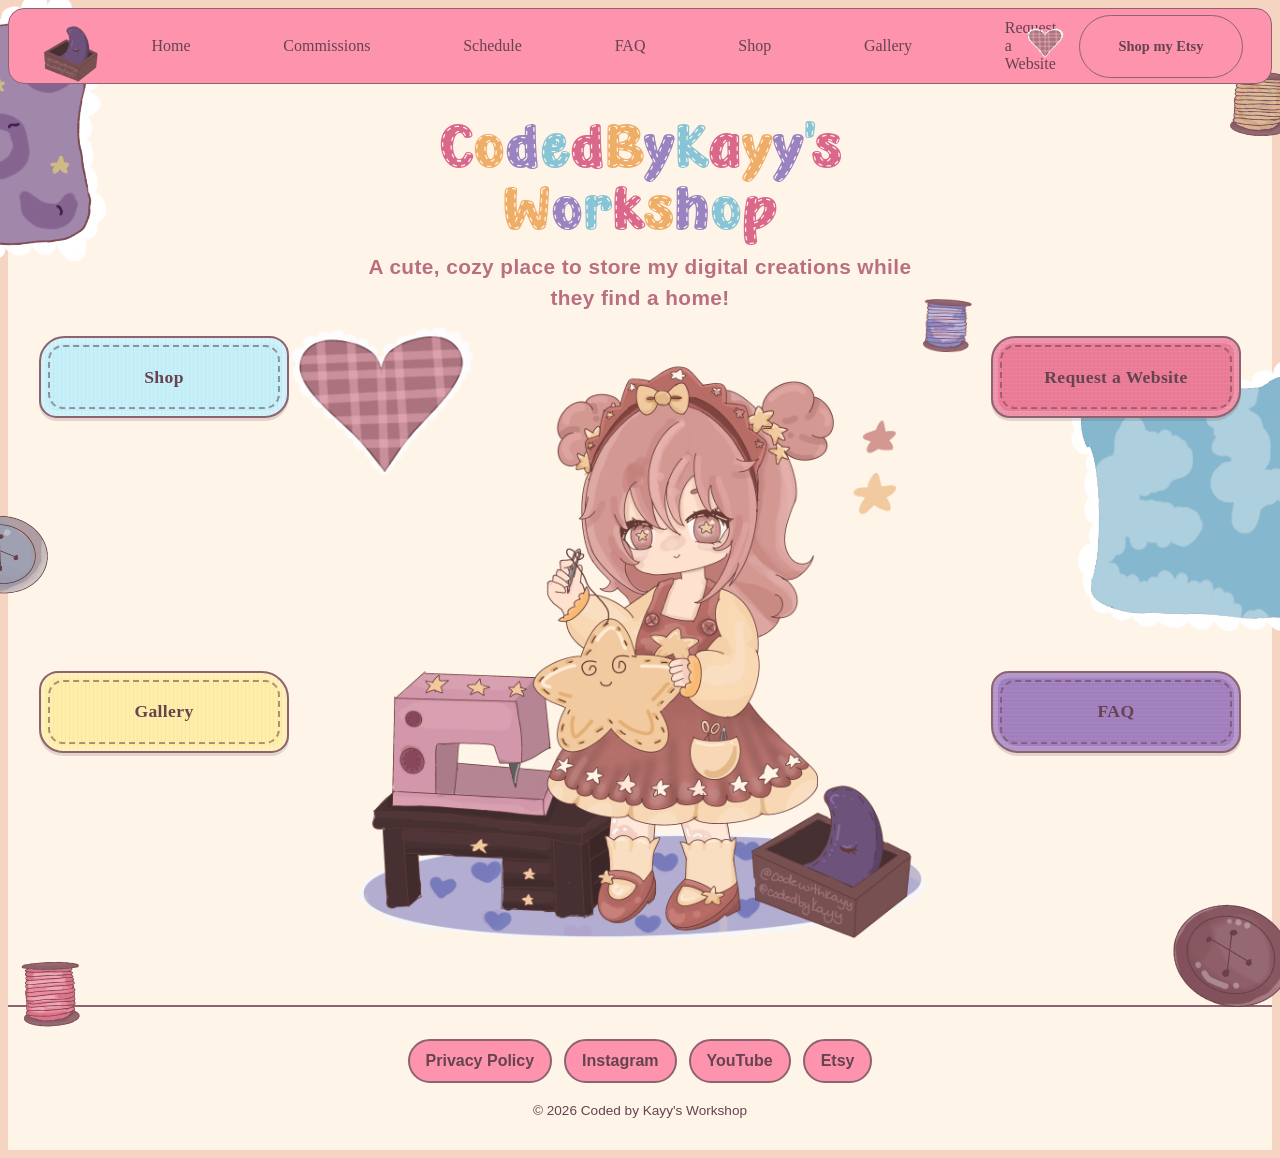
<file: index.html>
<!DOCTYPE html>
<html>
<head>
  <meta charset="UTF-8">
  <meta http-equiv="refresh" content="0; url=sites/codedbykayys-workshop/">
  <title>Coded by Kayy</title>
</head>
<body>
  <p>Redirecting...</p>
</body>
</html>
</file>
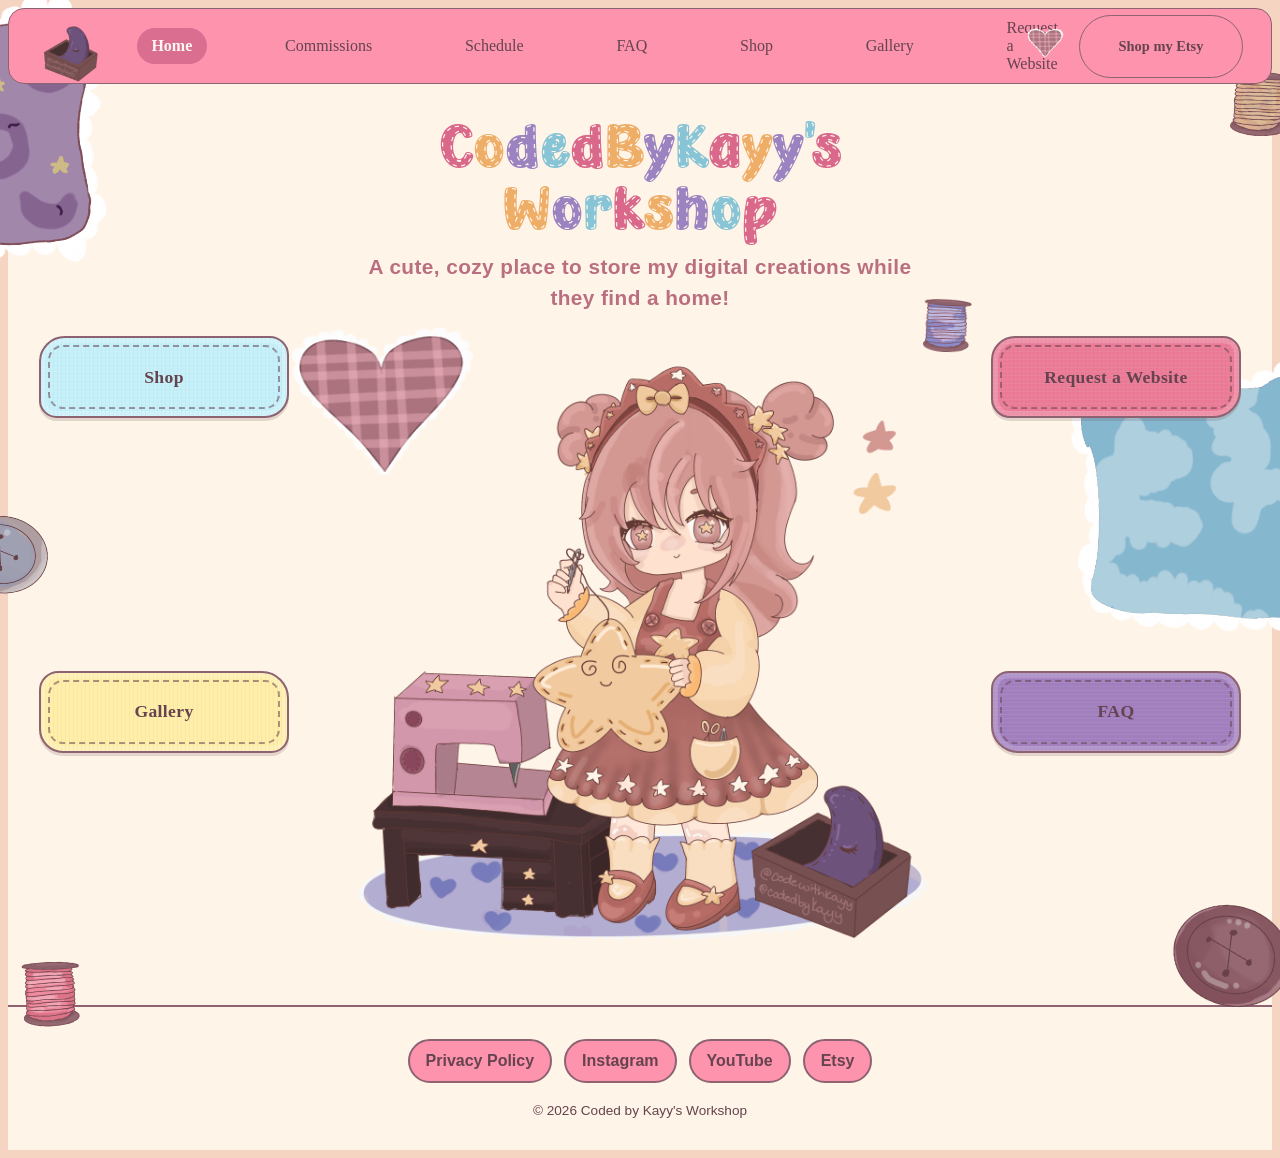
<file: sites/codedbykayys-workshop/index.html>
<!DOCTYPE html>
<html lang="en">
<head>
    <meta charset="UTF-8">
    <meta name="viewport" content="width=device-width, initial-scale=1.0">
    <title>CodedbyKayy's Workshop</title>
    <link rel="stylesheet" href="../../shared/css/button.css">
    <link rel="stylesheet" href="../../shared/components/navigation/navigation.css">
    <link rel="stylesheet" href="../../shared/components/hero/hero.css">
    <link rel="stylesheet" href="css/layout.css">
    <link rel="stylesheet" href="css/theme.css">
    <link rel="stylesheet" href="../../shared/components/footer/footer.css">
    <link rel="stylesheet" href="css/component-overrides.css">
</head>
<body>
    <main id="site"></main>
    <script src="../../shared/components/navigation/navigation.js"></script>
    <script src="data/navigation.js"></script>
    <script src="../../shared/components/hero/hero.js"></script>
    <script src="data/hero.js"></script>
    <script src="data/homepage-links.js"></script>
    <script src="data/homepage-decor.js"></script>
    <script src="../../shared/components/footer/footer.js"></script>
    <script src="./data/footer.js"></script>
    <script src="js/site.js"></script>
</body>
</html>
</file>
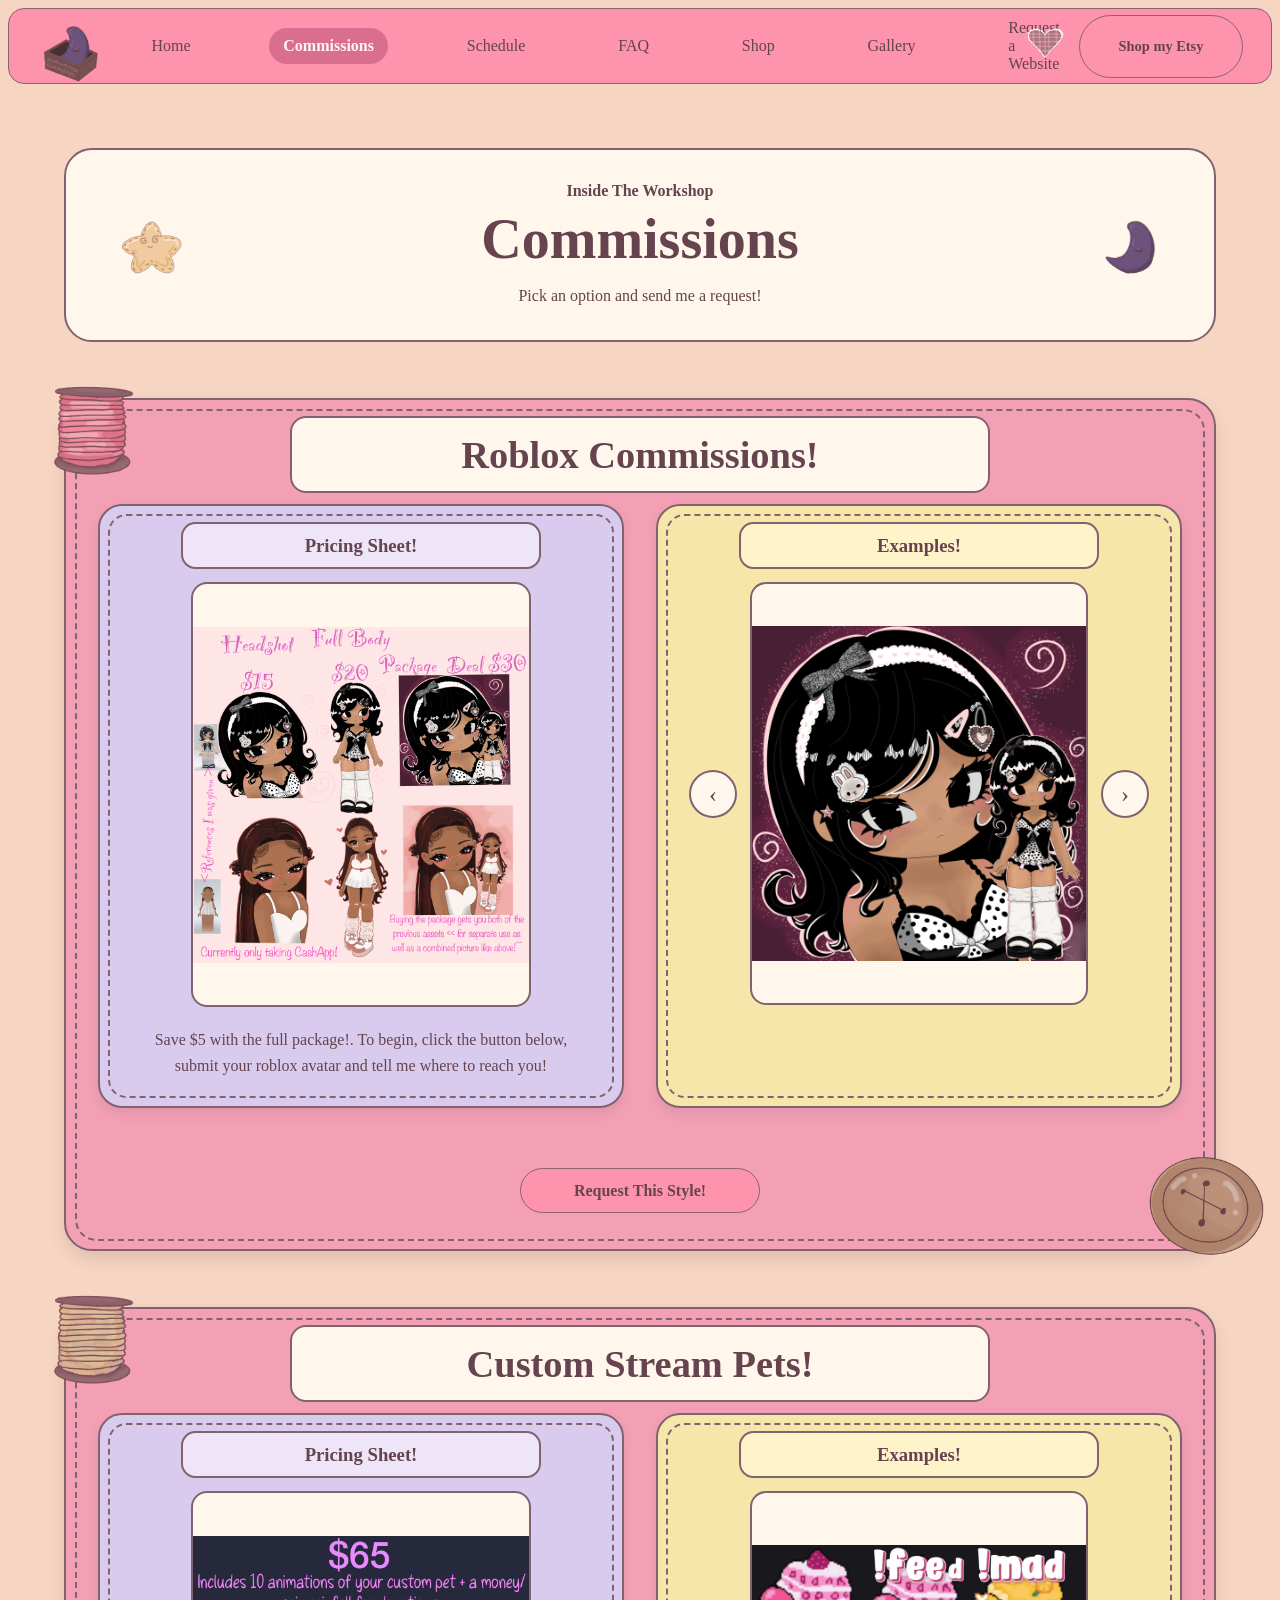
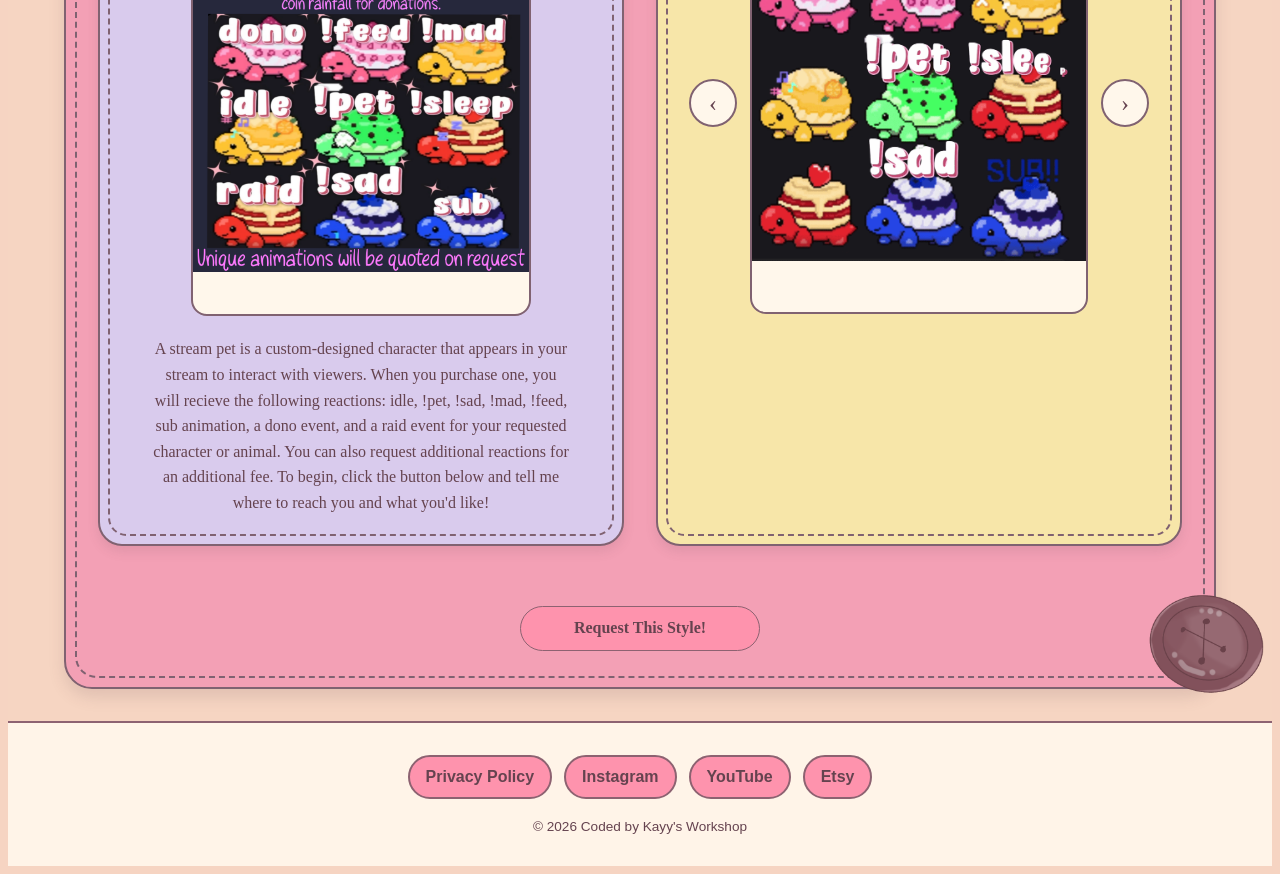
<file: sites/codedbykayys-workshop/pages/commissions/index.html>
<!DOCTYPE html>
<html lang="en">
<head>
    <meta charset="UTF-8">
    <meta
        name="viewport"
        content="width=device-width, initial-scale=1.0"
    >
    <title>Commissions | The Workshop</title>
    <link rel="stylesheet" href="../../../../shared/components/navigation/navigation.css">
    <link rel="stylesheet" href="../../../../shared/css/button.css">
    <link rel="stylesheet" href="../../../../shared/components/commissions/variants/commissions-v1/commissions.css">
    <link rel="stylesheet" href="../../../../shared/components/form/form.css">
    <link rel="stylesheet" href="../../css/theme.css">
    <link rel="stylesheet" href="../../css/component-overrides.css">
    <link rel="stylesheet" href="../../../../shared/components/footer/footer.css">
    <link rel="stylesheet" href="commissions-page.css">
</head>
<body>
    <main id="site"></main>
    <script src="../../../../shared/components/navigation/navigation.js"></script>
    <script src="../../data/navigation.js"></script>
    <script src="../../../../shared/components/commissions/variants/commissions-v1/commissions.js"></script>
    <script src="../../data/commissions.js"></script>
    <script src="../../../../shared/components/form/form.js"></script>
    <script src="../../data/requestform.js"></script>
    <script src="../../js/config.js"></script>
    <script src="../../../../shared/components/footer/footer.js"></script>
    <script src="../../data/footer.js"></script>
    <script src="commissions-page.js"></script>
</body>
</html>
</file>
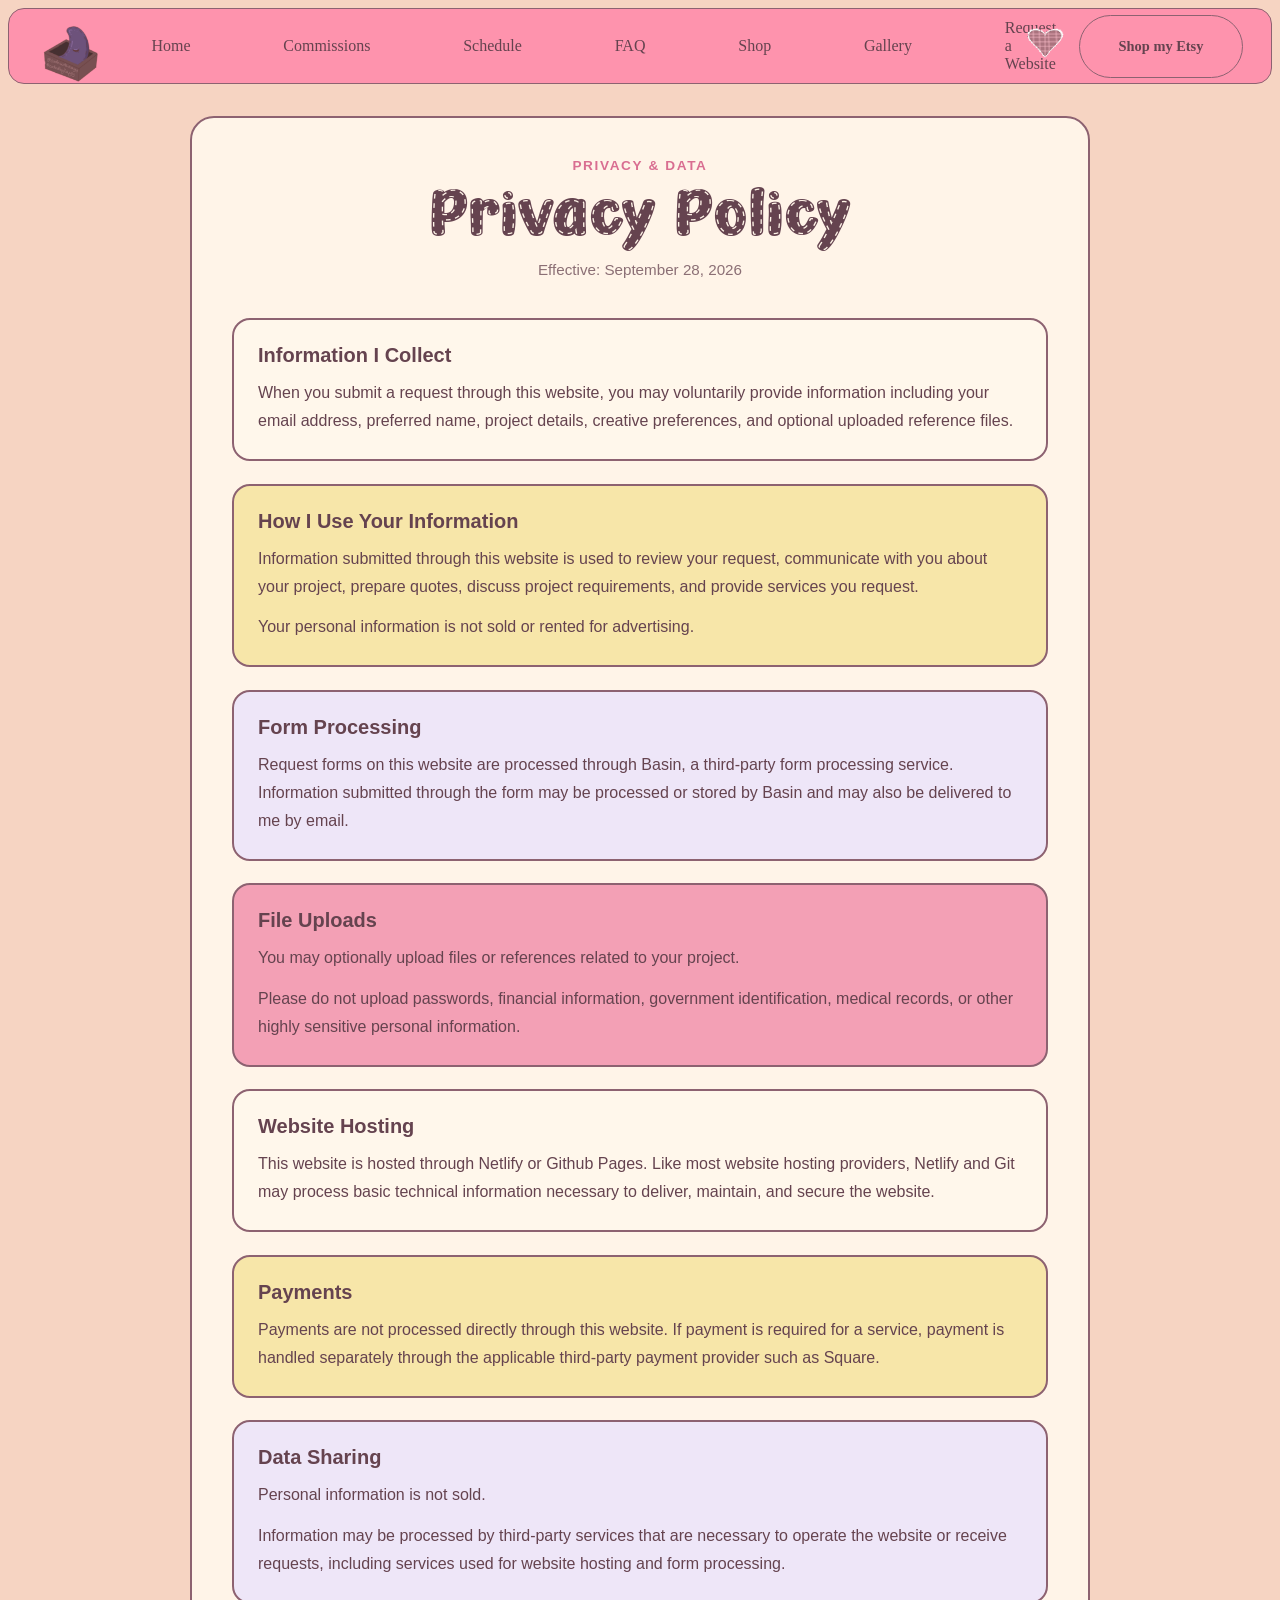
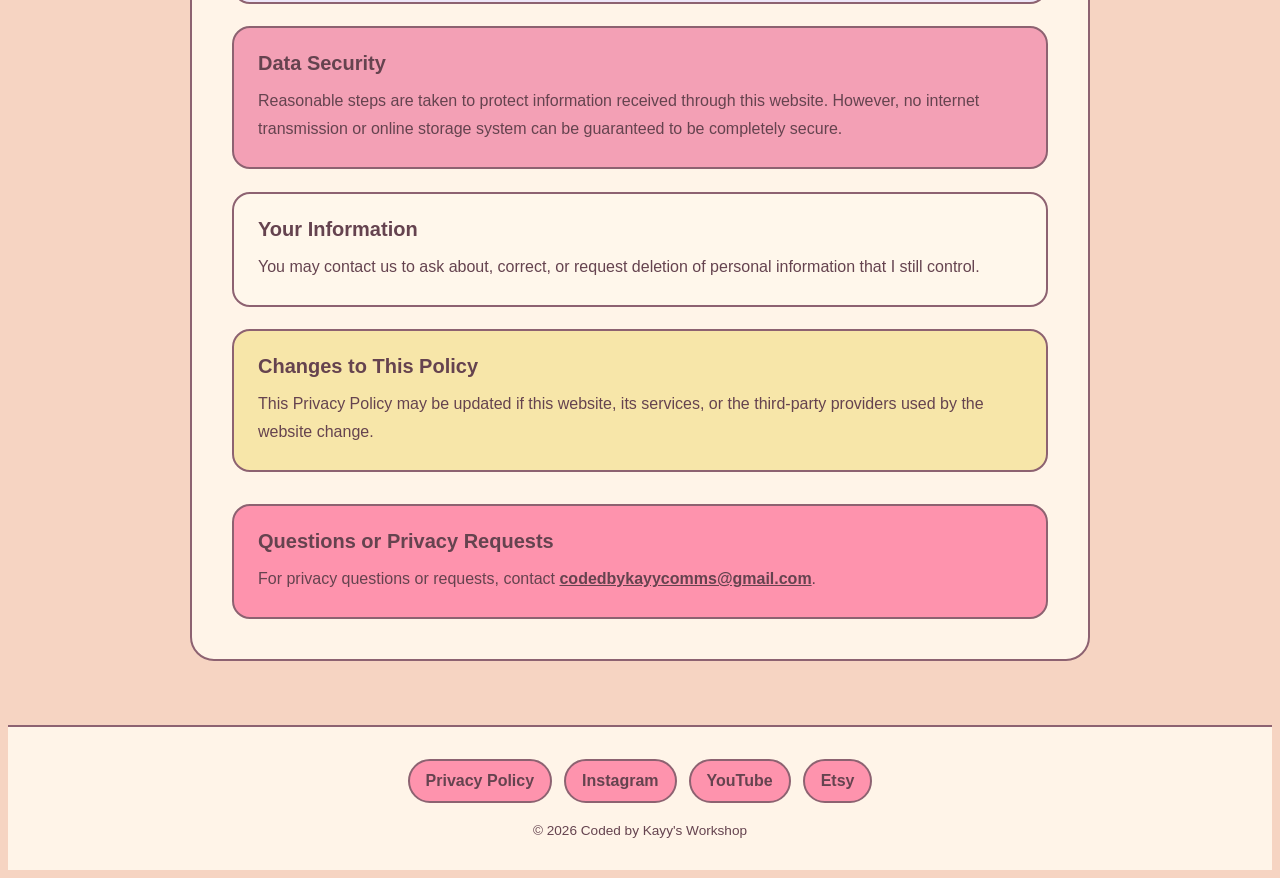
<file: sites/codedbykayys-workshop/pages/privacy/index.html>
<!DOCTYPE html>
<html lang="en">
<head>
    <meta charset="UTF-8">
    <meta name="viewport" content="width=device-width, initial-scale=1.0">

    <title>Privacy Policy | Coded by Kayy's Workshop</title>

    <link rel="stylesheet" href="../../../../shared/components/navigation/navigation.css">
    <link rel="stylesheet" href="../../../../shared/css/button.css">

    <link rel="stylesheet" href="../../css/theme.css">
    <link rel="stylesheet" href="../../css/component-overrides.css">

    <link rel="stylesheet" href="../../../../shared/components/privacy/privacy.css">
    <link rel="stylesheet" href="../../../../shared/components/footer/footer.css">
    <link rel="stylesheet" href="privacy.css">
</head>

<body>

    <main id="site"></main>

    <script src="../../../../shared/components/navigation/navigation.js"></script>
    <script src="../../data/navigation.js"></script>

    <script src="../../../../shared/components/privacy/privacy.js"></script>
    <script src="../../data/privacy.js"></script>
    <script src="../../../../shared/components/footer/footer.js"></script>
    <script src="../../data/footer.js"></script>
    <script src="privacy.js"></script>

</body>
</html>
</file>
<file: shared/css/button.css>
.button{
    display: inline-flex;
    align-items: center;
    justify-content: center;
    padding: 0.5rem 1rem;
    border: 1px solid;
    border-radius: 999px;
    text-decoration: none;
    color: inherit;
    font:inherit;
    cursor: pointer;
    transition: 0.2s ease;
    background: var(--button-background, transparent);
    color: var(--button-text);
    border-color: var(--border-color);
    min-height: 45px;
    min-width: 130px;
    font-weight: 600;
    user-select: none;
}
.navigation__action{
    min-height: 0;
    min-width: 0;
    padding: 0.35rem 0.75rem;
    font-size: 0.9rem;
    line-height: 1rem;
}
.button{
    background:var(--button-background);
    color:var(--button-text);
    border-color:var(--border-color);
}

.button:hover{
    background:var(--button-hover);
}
</file>
<file: shared/components/navigation/navigation.css>
.navigation{
    display:grid;
    grid-template-columns:auto 1fr auto;
    align-items:center;
    gap:2rem;
    padding: 0rem 1rem;
    border:1px solid;
    border-radius:1rem;
}
.navigation__logo{
    margin:0;
    display:flex;
    align-items:center;
    font-size: 2rem;
    font-weight: 700;
}
.navigation__pages{
    display:flex;
    justify-content:center;
    align-items: center;
    gap:4rem;
    width: 100%;
}
.navigation__link{
    padding:0.55rem 0.9rem;
    text-decoration:none;
    color:inherit;
}
.navigation__action{
    display:flex;
    justify-content:flex-end;
    align-items: center;
}
.navigation__link--active{
    background:var(
        --navigation-active-background,
        var(--button-background)
    );
    color:var(
        --navigation-active-text,
        var(--button-text)
    );
    border-radius:999px;
    font-weight:700;
}
.navigation__logo{
    display:flex;
    align-items:center;
    gap:0.5rem;
    text-decoration:none;
}
.navigation__logo-image{
    width:3rem;
    height:3rem;
    object-fit:contain;
    flex-shrink:0;
}
@media (max-width: 700px) {
    .navigation {
        display: flex;
        width: 100%;
        max-width: 100%;
        padding: 0.75rem;
        gap: 0.5rem;
        overflow-x: auto;
        justify-content: flex-start;
        align-items: center;
        box-sizing: border-box;
    }
    .navigation__logo {
        flex-shrink: 0;
    }
    .navigation__logo-image {
        width: 2.25rem;
        height: 2.25rem;
    }
    .navigation__pages {
        display: flex;
        flex-wrap: nowrap;
        width: max-content;
        gap: 0.5rem;
        flex-shrink: 0;
    }
    .navigation__link {
        flex-shrink: 0;
        white-space: nowrap;
        padding: 0.6rem 0.8rem;
    }
    .navigation__action {
        flex-shrink: 0;
    }
}
</file>
<file: shared/components/hero/hero.css>
.hero {
    padding: 2rem;
    border: 1px solid;
    border-radius: 1rem;
    gap: 2rem;
    box-sizing: border-box;
    min-width: 0;
}
.hero__content {
    display: flex;
    flex-direction: column;
    justify-content: center;
    gap: 1rem;
}
.hero__image-area {
    position: relative;
    min-width: 0;
}
.hero__title {
    margin: 0;
}
.hero__description {
    margin: 0;
    line-height: 1.6;
}
.hero--split {
    display: grid;
    grid-template-columns: 1fr 1fr;
    min-height: 220px;
    align-items: center;
}
.hero--split .hero__content {
    align-self: stretch;
    padding: 2rem;
}
.hero--split .hero__image-area {
    overflow: hidden;
}
.hero--split .hero__image {
    position: absolute;
    left: 50%;
    top: 10%;
    width: 420px;
    height: auto;
    max-width: none;
    max-height: none;
    transform: translateX(-50%);
    object-fit: contain;
    display: block;
}
.hero--stacked {
    min-height: calc(100vh - 120px);
    display: flex;
    flex-direction: column;
    align-items: center;
    justify-content: center;
    text-align: center;
    overflow: hidden;
}
.hero--stacked .herocontent {
    width: 100%;
    align-items: center;
    padding: 0;
}
.hero--stacked .hero__description {
    max-width: 50rem;
}
.hero--stacked .heroimage-area {
    width: 100%;
    display: flex;
    justify-content: center;
    align-items: center;
    min-height: 0;
    overflow: hidden;
}
.hero--stacked .hero__image {
    position: static;
    display: block;
    width: auto;
    height: auto;
    max-width: 80vw;
    max-height: 65vh;
    margin: 0 auto;
    transform: none;
    object-fit: contain;
}
@media (max-width: 700px) {
    .hero {
        padding: 1rem;
        gap: 1rem;
    }
    .hero__content {
        width: 100%;
        min-width: 0;
        box-sizing: border-box;
    }
}
@media (max-width: 700px) {
    .hero--split {
        grid-template-columns: 1fr;
    }

    .hero--split .hero__content {
        padding: 1rem;
    }

    .hero--split .hero__image-area {
        width: 100%;
        min-height: 300px;
        overflow: hidden;
    }

    .hero--split .hero__image {
        position: static;
        display: block;

        width: auto;
        height: auto;
        max-width: 100%;
        max-height: 300px;

        margin: auto;
        transform: none;
        object-fit: contain;
    }
}
@media (max-width: 700px) {
    .hero--stacked {
        min-height: auto;
        padding: 1rem;
    }
    .hero--stacked .hero__image {
        max-width: 95vw;
        max-height: 55vh;
    }
}
</file>
<file: sites/codedbykayys-workshop/css/layout.css>
.homepage-feature-area {
    display: grid;
    grid-template-columns:
        minmax(180px, 0.8fr)
        minmax(420px, 1.6fr)
        minmax(180px, 0.8fr);
    align-items: stretch;
    gap: 0.5rem;
    min-width: 0;
    max-width: 1400px;
    width: 100%;
    margin: 0 auto;
    position: relative;
    overflow: visible;
}
.homepage-feature-side {
    display: flex;
    flex-direction: column;
    justify-content: space-evenly;
    align-items: center;
    min-width: 0;
    position: relative;
    z-index: 2;
}
.homepage-feature-link {
    width: min(100%, 250px);
    min-height: 92px;
    box-sizing: border-box;
    display: flex;
    align-items: center;
    justify-content: center;
    padding: 1.1rem 1.6rem;
    text-align: center;
    font-size: 1.1rem;
    position: relative;
    z-index: 3;
}
.homepage-feature-area > .hero {
    position: relative;
    z-index: 2;
}
.navigation {
    position: relative;
    z-index: 10;
}
.homepage-decor {
    position: absolute;
    inset: 0;
    pointer-events: none;
    overflow: visible;
    z-index: 1;
}
.homepage-decor__item {
    position: absolute;
    display: block;
    object-fit: contain;
    pointer-events: none;
}
.homepage-decor__item--moon-fabric {
    width: clamp(270px, 24vw, 400px);
    left: -15%;
    top: -12%;
    transform: rotate(-2deg);
    z-index: 1;
}
.homepage-decor__item--heart-fabric {
    width: clamp(220px, 19vw, 320px);
    left: 20%;
    top: 23%;
    transform: rotate(-2deg);
    z-index: 1;
}
.homepage-decor__item--blue-button {
    width: clamp(115px, 10vw, 170px);
    left: -5%;
    top: 45%;
    transform: rotate(-5deg);
    z-index: 1;
}
.homepage-decor__item--pink-spool {
    width: clamp(125px, 11vw, 185px);
    left: -2%;
    bottom: -4%;
    transform: rotate(-3deg);
    z-index: 1;
}
.homepage-decor__item--blue-spool {
    width: clamp(105px, 9vw, 155px);
    left: 70%;
    top: 18%;
    transform: rotate(2deg);
    z-index: 1;
}
.homepage-decor__item--yellow-spool {
    width: clamp(125px, 11vw, 190px);
    right: -5%;
    top: -8%;
    transform: rotate(3deg);
    z-index: 1;
}
.homepage-decor__item--yellow-button {
    width: clamp(120px, 10vw, 170px);
    right: -15%;
    top: 12%;
    transform: rotate(3deg);
    z-index: 1;
}
.homepage-decor__item--cloud-fabric {
    width: clamp(290px, 25vw, 430px);
    right: -8%;
    top: 27%;
    transform: rotate(2deg);
    z-index: 1;
}
.homepage-decor__item--pink-button {
    width: clamp(145px, 13vw, 210px);
    right: -4%;
    bottom: -5%;
    transform: rotate(4deg);
    z-index: 1;
}
.hero-title-line {
    display: block;
    white-space: nowrap;
}

@media (max-width: 700px) {
    .homepage-feature-area {
        grid-template-columns: 1fr;
        gap: 0.75rem;
        overflow: hidden;
    }
    .hero--stacked .hero__title {
        width: 100%;
        max-width: 100%;
        margin-inline: auto;
        padding-inline: 0.75rem;
        box-sizing: border-box;
        font-size: clamp(2rem, 10vw, 3rem);
        line-height: 1.05;
        text-align: center;
    }
    .hero--stacked .hero__title-word {
        display: inline-block;
        white-space: nowrap;
    }
    .hero--stacked .hero__title-letter {
        display: inline-block;
    }
    .homepage-feature-side {
        display: grid;
        grid-template-columns: repeat(2, minmax(0, 1fr));
        gap: 0.75rem;
        width: 100%;
    }
    .homepage-feature-area > .hero {
        order: 1;
    }
    .homepage-feature-left {
        order: 2;
    }
    .homepage-feature-right {
        order: 3;
    }
    .homepage-feature-link {
        width: 100%;
        min-height: 64px;
        padding: 0.8rem 1rem;
        font-size: 1rem;
    }
    .homepage-decor__item--moon-fabric,
    .homepage-decor__item--heart-fabric,
    .homepage-decor__item--cloud-fabric {
        width: 135px;
        opacity: 0.55;
    }
    .homepage-decor__item--blue-spool,
    .homepage-decor__item--yellow-spool,
    .homepage-decor__item--pink-spool {
        width: 65px;
        opacity: 0.7;
    }
    .homepage-decor__item--blue-button,
    .homepage-decor__item--yellow-button,
    .homepage-decor__item--pink-button {
        width: 55px;
        opacity: 0.7;
    }
}
</file>
<file: sites/codedbykayys-workshop/css/theme.css>
html,
body {
  cursor: url("../assets/cursor10.png") 0 0, auto;
}

a,
button,
input,
select,
textarea,
[role="button"],
[onclick] {
  cursor: url("../assets/cursor10-hover.png") 0 0, pointer !important;
}
@font-face {
    font-family: "Stitch Party";
    src: url("../assets/StitchParty.ttf") format("truetype");
    font-weight: normal;
    font-style: normal;
}
:root {
    --page-background: #F6D4C2;
    --section-background: #FFF4E8;
    --navigation-background: #FE93AD;
    --navigation-active-background: #D96E91;
    --navigation-active-text: #FFF7F2;
    --button-background: #FE93AD;
    --button-text: #65434F;
    --button-hover: #ED829F;
    --text-color: #65434F;
    --border-color: #A66F7D;
    --workshop-shop: #C5F0FA;
    --workshop-gallery: #FFEEA8;
    --workshop-request: #EB7B97;
    --workshop-faq: #A280BF;
}
.hero {
    border-color: transparent;
}
.hero--stacked .hero__title {
    font-family: "Stitch Party", sans-serif;
    font-size: 3.7rem;
    font-weight: normal;
    line-height: 1.05;
    text-align: center;
}
.hero--stacked .hero__description {
    font-family: "Trebuchet MS", "Arial Rounded MT Bold", sans-serif;
    font-size: 1.3rem;
    font-weight: 600;
    line-height: 1.5;
    color: #B96F7F;
    max-width: 42rem;
    margin: 0 auto;
    text-align: center;
    letter-spacing: 0.02em;
}
.hero--stacked .hero__content {
    gap: 0.6rem;
}
body {
    background: var(--page-background);
    color: var(--text-color);
}
.homepage-feature-area {
    background: var(--section-background);
}
.navigation {
    background: var(--navigation-background);
    border-color: var(--border-color);
}
.homepage-feature-left .homepage-feature-link:nth-child(1) {
    --button-background: var(--workshop-shop);
}
.homepage-feature-left .homepage-feature-link:nth-child(2) {
    --button-background: var(--workshop-gallery);
}
.homepage-feature-right .homepage-feature-link:nth-child(1) {
    --button-background: var(--workshop-request);
}
.homepage-feature-right .homepage-feature-link:nth-child(2) {
    --button-background: var(--workshop-faq);
}
.hero__title-letter--0 {
    color: #D9688B;
}
.hero__title-letter--1 {
    color: #EFAE68;
}
.hero__title-letter--2 {
    color: #9B82C0;
}
.hero__title-letter--3 {
    color: #87C4D5;
}
:root {
    --faq-question-background: #f3a0b5;
    --faq-question-text: #ffff;
    --faq-answer-background: #9B82C0;
    --faq-answer-text: #ffff;
    --border-color: #8d6271;
}
:root {
    --gallery-v2-page-background: #f6d5c2;
    --gallery-v2-intro-background: #fff7eb;
    --gallery-v2-intro-text: #65434f;
    --gallery-v2-section-background: #f6d5c2;
    --gallery-v2-section-heading-background: #f7a0b8;
    --gallery-v2-section-heading-text: #65434f;
    --gallery-v2-frame-background: #f3a0b5;
    --gallery-v2-frame-inner-background: #fff7eb;
    --gallery-v2-frame-border: #806271;
    --gallery-v2-stitch-color: #806271;
    --gallery-v2-caption-text: #65434f;
}
:root {
    --shop-v1-page-background: #f6d5c2;
    --shop-v1-intro-background: #fff7eb;
    --shop-v1-intro-text: #65434f;
    --shop-v1-frame-background: #f3a0b5;
    --shop-v1-frame-inner-background: #fff7eb;
    --shop-v1-frame-border: #806271;
    --shop-v1-stitch-color: #806271;
    --shop-v1-info-text: #65434f;

    --commissions-v1-page-background: var(--gallery-v2-page-background);
    --commissions-v1-intro-background: var(--gallery-v2-intro-background);
    --commissions-v1-intro-text: var(--gallery-v2-intro-text);
    --commissions-v1-section-background: var(--gallery-v2-frame-background);
    --commissions-v1-frame-inner-background: var(--gallery-v2-frame-inner-background);
    --commissions-v1-frame-border: var(--gallery-v2-frame-border);
    --commissions-v1-stitch-color: var(--gallery-v2-stitch-color);
    --commissions-v1-title-background: var(--gallery-v2-section-heading-background);
    --commissions-v1-title-text: var(--gallery-v2-section-heading-text);
    --commissions-v1-pricing-background: #d9cbed;
    --commissions-v1-pricing-title-background: #eee6f8;
    --commissions-v1-examples-background: #f7e6a9;
    --commissions-v1-examples-title-background: #fff4c9;
    --commissions-v1-subtitle-text: var(--gallery-v2-caption-text);
    --commissions-v1-text: var(--gallery-v2-caption-text);
    --commissions-v1-arrow-background: var(--gallery-v2-frame-inner-background);
    --commissions-v1-arrow-text: var(--gallery-v2-caption-text);
}
@media (max-width: 700px) {
    .hero--stacked .hero__title {
        font-size: 2.5rem;
    }
}
@media (max-width: 700px) {
    .hero--stacked .hero__description {
        font-size: 1rem;
        max-width: 90%;
    }
}
@media (max-width: 700px) {
    .homepage-decor__item {
        transform: scale(0.65);
    }
    .homepage-decor__item--top-left,
    .homepage-decor__item--top-right,
    .homepage-decor__item--bottom-left {
        display: none;
    }
    .navigation__logo-image {
        width: 2.75rem;
        height: 2.75rem;
    }
    .navigation__action::before {
        width: 2rem;
        height: 2rem;
    }
}
</file>
<file: shared/components/footer/footer.css>
.footer {
    width: 100%;
}

.footer__inner {
    width: min(1200px, 94%);
    margin: 0 auto;
    padding: 2rem 1rem;

    display: flex;
    flex-direction: column;
    align-items: center;
    gap: 1.25rem;
}

.footer__buttons {
    display: flex;
    justify-content: center;
    align-items: center;
    flex-wrap: wrap;
    gap: 0.75rem;
}

.footer__button {
    display: inline-flex;
    align-items: center;
    justify-content: center;

    padding: 0.7rem 1rem;

    text-decoration: none;
    text-align: center;

    border-radius: 999px;

    transition:
        transform 0.2s ease,
        opacity 0.2s ease;
}

.footer__button:hover {
    transform: translateY(-2px);
}

.footer__button:active {
    transform: translateY(0);
}

.footer__copyright {
    margin: 0;
    text-align: center;
    font-size: 0.85rem;
}

@media (max-width: 700px) {
    .footer__inner {
        padding: 1.5rem 1rem;
    }

    .footer__buttons {
        gap: 0.55rem;
    }

    .footer__button {
        padding: 0.65rem 0.9rem;
        font-size: 0.9rem;
    }
}
</file>
<file: sites/codedbykayys-workshop/css/component-overrides.css>
.homepage-feature-link {
    position: relative;
    min-height: 82px;
    padding: 1rem 1.4rem;
    border: 2px solid var(--border-color);
    border-radius: 1.4rem;
    font-weight: 700;
    letter-spacing: 0.02em;
    box-shadow:
        0 3px 0 rgba(101, 67, 79, 0.18),
        inset 0 0 0 5px rgba(255, 255, 255, 0.18);
    overflow: hidden;
}
.homepage-feature-link::before {
    content: "";
    position: absolute;
    inset: 7px;
    border: 2px dashed rgba(101, 67, 79, 0.55);
    border-radius: 0.95rem;
    pointer-events: none;
}
.homepage-feature-link::after {
    content: "";
    position: absolute;
    inset: 0;
    background:
        repeating-linear-gradient(
            0deg,
            rgba(255, 255, 255, 0.06) 0px,
            rgba(255, 255, 255, 0.06) 1px,
            transparent 1px,
            transparent 4px
        ),
        repeating-linear-gradient(
            90deg,
            rgba(90, 60, 70, 0.04) 0px,
            rgba(90, 60, 70, 0.04) 1px,
            transparent 1px,
            transparent 4px
        );
    pointer-events: none;
}
.homepage-feature-left .homepage-feature-link:nth-child(1) {
    border-radius: 1.6rem 1.2rem 1.5rem 1.1rem;
}
.homepage-feature-left .homepage-feature-link:nth-child(2) {
    border-radius: 1.2rem 1.7rem 1.1rem 1.5rem;
}
.homepage-feature-right .homepage-feature-link:nth-child(1) {
    border-radius: 1.5rem 1.1rem 1.7rem 1.2rem;
}
.homepage-feature-right .homepage-feature-link:nth-child(2) {
    border-radius: 1.1rem 1.5rem 1.2rem 1.7rem;
}
.homepage-feature-link:hover {
    transform: translateY(-2px);
    box-shadow:
        0 5px 0 rgba(101, 67, 79, 0.18),
        inset 0 0 0 5px rgba(255, 255, 255, 0.2);
}
.homepage-feature-link {
    isolation: isolate;
}
.homepage-feature-link::before,
.homepage-feature-link::after {
    z-index: -1;
}
.navigation__logo-image {
    width: 4.5rem;
    height: 4.5rem;
    object-fit: contain;
}
.navigation__action {
    display: flex;
    align-items: center;
    gap: 0.6rem;
}
.navigation__action::before {
    content: "";
    display: block;

    width: 3rem;
    height: 3rem;

    background-image: url("../assets/heartfabric.png");
    background-size: contain;
    background-repeat: no-repeat;
    background-position: center;

    flex-shrink: 0;
}
.footer {
    background: var(--section-background);
    color: var(--text-color);
    border-top: 2px solid var(--border-color);
}

.footer__button {
    background: var(--navigation-background);
    color: var(--text-color);

    border: 2px solid var(--border-color);

    font-family: "Trebuchet MS", "Arial Rounded MT Bold", sans-serif;
    font-weight: 700;
}

.footer__button:hover {
    background: var(--button-hover);
}

.footer__copyright {
    color: var(--text-color);
    font-family: "Trebuchet MS", "Arial Rounded MT Bold", sans-serif;
}
</file>
<file: shared/components/commissions/variants/commissions-v1/commissions.css>
.commissions-v1 {
    width: 100%;
    box-sizing: border-box;
    padding: 2rem;

    display: flex;
    flex-direction: column;
    gap: 2rem;

    background: var(
        --commissions-page-background,
        var(--page-background)
    );

    color: var(
        --commissions-text-color,
        var(--text-color)
    );
}

/* INTRO */

.commissions-v1__intro {
    position: relative;

    width: 100%;
    box-sizing: border-box;
    padding: 2rem;

    text-align: center;

    background: var(
        --commissions-intro-background,
        var(--section-background)
    );

    color: var(
        --commissions-intro-text,
        var(--text-color)
    );

    border: 1px solid var(--border-color);
    border-radius: 1rem;
}

.commissions-v1__eyebrow {
    margin: 0 0 0.4rem;
    font-weight: 700;
}

.commissions-v1__intro h1 {
    margin: 0 0 0.75rem;
    font-size: clamp(2rem, 5vw, 3.5rem);
}

.commissions-v1__description {
    width: min(750px, 100%);
    margin: 0 auto;
    line-height: 1.6;
}

.commissions-v1__intro-decor {
    position: absolute;
    z-index: 2;
    pointer-events: none;
}

.commissions-v1__intro-decor--one {
    left: 1rem;
    top: 50%;
    transform: translateY(-50%);
}

.commissions-v1__intro-decor--two {
    right: 1rem;
    top: 50%;
    transform: translateY(-50%);
}

/* ALL COMMISSION SECTIONS */

.commissions-v1__sections {
    width: 100%;

    display: flex;
    flex-direction: column;
    gap: 3rem;
}

/* ONE COMPLETE COMMISSION SECTION */

.commissions-v1__section {
    position: relative;

    width: min(1500px, 100%);
    margin: 0 auto;
    padding: 2rem;

    box-sizing: border-box;

    display: flex;
    flex-direction: column;
    gap: 1.75rem;

    background: var(
        --commissions-section-background,
        var(--section-background)
    );

    color: var(
        --commissions-section-text,
        var(--text-color)
    );

    border: 1px solid var(--border-color);
    border-radius: 1rem;
}

/* SECTION TITLE */

.commissions-v1__section-heading {
    position: relative;

    width: 100%;
    box-sizing: border-box;

    padding: 0.5rem 1rem;

    text-align: center;
    background: transparent;
    color: inherit;

    border: 0;
}

.commissions-v1__section-heading h2 {
    margin: 0;

    font-size: clamp(1.75rem, 3vw, 2.75rem);
}

.commissions-v1__heading-decor {
    position: absolute;
    z-index: 2;
    pointer-events: none;
}

.commissions-v1__heading-decor--one {
    left: 1rem;
    top: 50%;
    transform: translateY(-50%);
}

.commissions-v1__heading-decor--two {
    right: 1rem;
    top: 50%;
    transform: translateY(-50%);
}

/* LEFT / RIGHT AREA */

.commissions-v1__content {
    width: min(1100px, 100%);
    margin: 0 auto;

    display: grid;
    grid-template-columns: repeat(2, minmax(0, 1fr));

    gap: 3rem;
    align-items: start;
}

/* PRICING + EXAMPLES COLUMNS */

.commissions-v1__pricing,
.commissions-v1__examples {
    width: 100%;
    min-width: 0;

    display: flex;
    flex-direction: column;
    align-items: center;
}

/* SUBTITLES */

.commissions-v1__subtitle {
    margin: 0 0 1rem;

    text-align: center;
}

/* PRICING IMAGE */

.commissions-v1__media {
    width: min(380px, 100%);
    aspect-ratio: 4 / 5;

    box-sizing: border-box;

    display: flex;
    align-items: center;
    justify-content: center;

    background: var(
        --commissions-media-background,
        var(--page-background)
    );

    border-radius: 0.75rem;
    overflow: hidden;
}

.commissions-v1__media img {
    display: block;

    width: 100%;
    height: 100%;

    object-fit: contain;
}

/* BUYER-EDITABLE DESCRIPTION UNDER PRICING */

.commissions-v1__pricing-description {
    width: min(420px, 100%);

    margin: 1rem auto 0;

    text-align: center;
    line-height: 1.6;
}

/* EXAMPLE CAROUSEL */

.commissions-v1__carousel {
    width: min(500px, 100%);

    display: grid;
    grid-template-columns: auto minmax(0, 1fr) auto;

    gap: 1rem;
    align-items: center;
}

.commissions-v1__example-window {
    position: relative;

    width: min(380px, 100%);
    aspect-ratio: 4 / 5;

    box-sizing: border-box;

    display: flex;
    align-items: center;
    justify-content: center;

    background: var(
        --commissions-media-background,
        var(--page-background)
    );

    border-radius: 0.75rem;
    overflow: hidden;
}

.commissions-v1__example {
    display: none;

    width: 100%;
    height: 100%;
}

.commissions-v1__example--active {
    display: flex;

    align-items: center;
    justify-content: center;
}

.commissions-v1__example img {
    display: block;

    width: 100%;
    height: 100%;

    object-fit: contain;
}

/* DEFAULT ARROWS */

.commissions-v1__arrow {
    width: 3rem;
    height: 3rem;

    padding: 0;

    display: inline-flex;
    align-items: center;
    justify-content: center;

    flex-shrink: 0;

    background: var(
        --commissions-arrow-background,
        var(--section-background)
    );

    color: var(
        --commissions-arrow-text,
        var(--text-color)
    );

    border: 1px solid var(--border-color);
    border-radius: 50%;

    font: inherit;
    font-size: 1.75rem;
    line-height: 1;

    cursor: pointer;
}

.commissions-v1__arrow:hover {
    transform: translateY(-1px);
}

.commissions-v1__arrow:focus-visible {
    outline: 2px solid currentColor;
    outline-offset: 3px;
}

/* REQUEST BUTTON */

.commissions-v1__request {
    align-self: center;

    margin-top: 0.25rem;
}

/* GENERIC DECOR SLOTS */

.commissions-v1__decor {
    position: absolute;
    z-index: 2;

    pointer-events: none;
}

.commissions-v1__decor--one {
    left: -1rem;
    top: -1rem;
}

.commissions-v1__decor--two {
    right: -1rem;
    bottom: -1rem;
}

/* MOBILE */

@media (max-width: 700px) {
    .commissions-v1 {
        padding: 1rem;
        gap: 1.5rem;
    }

    .commissions-v1__intro {
        padding: 1.5rem 1rem;
    }

    .commissions-v1__sections {
        gap: 2rem;
    }

    .commissions-v1__section {
        width: 100%;

        padding: 1rem;

        gap: 1.25rem;
    }

    .commissions-v1__section-heading {
        padding: 0.5rem;
    }

    .commissions-v1__content {
        width: 100%;

        grid-template-columns: 1fr;

        gap: 2rem;
    }

    .commissions-v1__media,
    .commissions-v1__example-window {
        width: min(320px, 100%);
    }

    .commissions-v1__pricing-description {
        width: min(360px, 100%);
    }

    .commissions-v1__carousel {
        width: 100%;

        grid-template-columns: 2.5rem minmax(0, 1fr) 2.5rem;

        gap: 0.5rem;
    }

    .commissions-v1__arrow {
        width: 2.5rem;
        height: 2.5rem;

        font-size: 1.4rem;
    }

    .commissions-v1__request {
        width: min(100%, 20rem);

        box-sizing: border-box;
    }
}
</file>
<file: shared/components/form/form.css>
.request-form {
    width: 100%;
    box-sizing: border-box;
}

.request-form__header {
    margin-bottom: 1.5rem;
    text-align: center;
}

.request-form__title {
    margin: 0;
}

.request-form__description {
    margin: 0.5rem 0 0;
}

.request-form__fields {
    display: grid;
    gap: 1rem;
}

.request-form__field {
    display: grid;
    gap: 0.4rem;
}

.request-form__field label {
    font-weight: 600;
}

.request-form__field input,
.request-form__field textarea,
.request-form__field select {
    width: 100%;
    min-width: 0;
    box-sizing: border-box;
    padding: 0.8rem 0.9rem;
    font: inherit;
    color: inherit;
    background: #fff;
    border: 1px solid currentColor;
    border-radius: 0.75rem;
}

.request-form__field textarea {
    resize: vertical;
}

.request-form__field input[type="file"] {
    padding: 0.65rem;
}

.request-form__field--checkbox {
    display: flex;
    align-items: flex-start;
    gap: 0.65rem;
}

.request-form__field--checkbox input {
    width: auto;
    margin-top: 0.2rem;
}

.request-form__help {
    margin: 0;
    font-size: 0.85rem;
    opacity: 0.75;
}

.request-form__actions {
    display: flex;
    justify-content: center;
    margin-top: 1.5rem;
}

.request-form__submit:disabled {
    cursor: wait;
    opacity: 0.65;
}

.request-form__status {
    min-height: 1.5em;
    margin: 0.75rem 0 0;
    text-align: center;
}

.request-form__status--success {
    font-weight: 600;
}

.request-form__status--error {
    font-weight: 600;
}

.request-form-modal[hidden] {
    display: none;
}

.request-form-modal {
    position: fixed;
    inset: 0;
    z-index: 1000;

    display: grid;
    place-items: center;

    padding: 1rem;
    box-sizing: border-box;
}

.request-form-modal__backdrop {
    position: absolute;
    inset: 0;

    width: 100%;
    height: 100%;

    padding: 0;
    border: 0;

    background: rgba(0, 0, 0, 0.45);
    cursor: pointer;
}

.request-form-modal__panel {
    position: relative;
    z-index: 1;

    width: min(42rem, 100%);
    max-height: calc(100vh - 2rem);
    overflow-y: auto;

    box-sizing: border-box;
    padding: 2rem;

    background: #fff;
    color: #222;

    border-radius: 1rem;
}

.request-form-modal__close {
    position: absolute;
    top: 0.75rem;
    right: 0.9rem;

    width: 2.75rem;
    height: 2.75rem;

    display: grid;
    place-items: center;

    padding: 0;

    border: 0;
    background: transparent;

    color: inherit;
    font: inherit;
    font-size: 2rem;
    line-height: 1;

    cursor: pointer;
}

.request-form-modal__content {
    width: 100%;
}

.request-form-modal-open {
    overflow: hidden;
}

@media (max-width: 600px) {
    .request-form-modal {
        padding: 0.75rem;
    }

    .request-form-modal__panel {
        max-height: calc(100vh - 1.5rem);
        padding: 2.5rem 1.25rem 1.5rem;
    }
}
</file>
<file: sites/codedbykayys-workshop/pages/commissions/commissions-page.css>
.commissions-v1 {
    background: var(--gallery-v2-page-background);
    color: var(--gallery-v2-caption-text);
}

/* MAIN PAGE HEADER — MATCHES GALLERY */

.commissions-v1__intro {
    position: relative;
    width: min(1400px, 96%);
    margin: 2rem auto 1.5rem;
    padding: 2rem 9rem;
    box-sizing: border-box;
    text-align: center;

    background: var(--gallery-v2-intro-background);
    color: var(--gallery-v2-intro-text);

    border: 2px solid var(--gallery-v2-frame-border);
    border-radius: 1.75rem;
}

.commissions-v1__intro::before,
.commissions-v1__intro::after {
    content: "";
    position: absolute;
    top: 50%;
    width: 5.5rem;
    height: 5.5rem;
    transform: translateY(-50%);
    background-size: contain;
    background-position: center;
    background-repeat: no-repeat;
    pointer-events: none;
}

.commissions-v1__intro::before {
    left: 2.5rem;
    background-image: url("../../assets/starplush.png");
}

.commissions-v1__intro::after {
    right: 2.5rem;
    background-image: url("../../assets/moonplush.png");
}

/* COMMISSION SECTION LIST */

.commissions-v1__sections {
    gap: 3.5rem;
}

/* ONE FULL COMMISSION SECTION */

.commissions-v1__section {
    position: relative;

    width: min(1450px, 96%);
    margin: 0 auto;
    padding: 6.5rem 2rem 2.25rem;

    box-sizing: border-box;

    background: var(--gallery-v2-frame-background);

    border: 2px solid var(--gallery-v2-frame-border);
    border-radius: 1.75rem;

    box-shadow: 0 0.5rem 1rem rgba(101, 67, 79, 0.15);
}

.commissions-v1__section::before {
    content: "";
    position: absolute;
    inset: 0.55rem;

    border: 2px dashed var(--gallery-v2-stitch-color);
    border-radius: 1.35rem;

    pointer-events: none;
    z-index: 1;
}

/* PINK MAIN TITLE TAB */

.commissions-v1__section-heading {
    position: absolute;
    top: 1rem;
    left: 50%;

    width: min(700px, calc(100% - 4rem));
    padding: 0.9rem 1.5rem;

    transform: translateX(-50%);
    box-sizing: border-box;

    background: var(--gallery-v2-intro-background);
    color: var(--gallery-v2-section-heading-text);

    border: 2px solid var(--gallery-v2-frame-border);
    border-radius: 1rem;

    text-align: center;
    z-index: 4;
}

.commissions-v1__section-heading h2 {
    margin: 0;
    font-size: clamp(2rem, 3vw, 2.8rem);
}

/* TWO-COLUMN CONTENT */

.commissions-v1__content {
    position: relative;
    z-index: 2;

    width: min(1200px, 100%);
    margin: 0 auto;

    display: grid;
    grid-template-columns: repeat(2, minmax(0, 1fr));

    gap: 2rem;
    align-items: stretch;
}

/* LEFT + RIGHT COLORED PANELS */

.commissions-v1__pricing,
.commissions-v1__examples {
    position: relative;

    min-width: 0;
    padding: 4.75rem 1.5rem 1.75rem;

    box-sizing: border-box;

    display: flex;
    flex-direction: column;
    align-items: center;

    border: 2px solid var(--gallery-v2-frame-border);
    border-radius: 1.5rem;

    box-shadow: 0 0.35rem 0.7rem rgba(101, 67, 79, 0.12);
}

/* LEFT = PASTEL PURPLE */

.commissions-v1__pricing {
    background: #d9cbed;
}

/* RIGHT = PASTEL YELLOW */

.commissions-v1__examples {
    background: #f7e6a9;
}

/* STITCHING INSIDE BOTH HALVES */

.commissions-v1__pricing::before,
.commissions-v1__examples::before {
    content: "";
    position: absolute;
    inset: 0.5rem;

    border: 2px dashed var(--gallery-v2-stitch-color);
    border-radius: 1.15rem;

    pointer-events: none;
    z-index: 1;
}

/* SUBTITLE TABS */

.commissions-v1__subtitle {
    position: absolute;
    top: 1rem;
    left: 50%;

    width: min(78%, 360px);
    margin: 0;
    padding: 0.65rem 1rem;

    transform: translateX(-50%);
    box-sizing: border-box;

    text-align: center;
    color: var(--gallery-v2-caption-text);

    border: 2px solid var(--gallery-v2-frame-border);
    border-radius: 0.9rem;

    z-index: 3;
}

.commissions-v1__pricing .commissions-v1__subtitle {
    background: #eee6f8;
}

.commissions-v1__examples .commissions-v1__subtitle {
    background: #fff4c9;
}

/* PRICING IMAGE */

.commissions-v1__media {
    position: relative;
    z-index: 2;

    width: min(340px, 100%);

    background: var(--gallery-v2-frame-inner-background);

    border: 2px solid var(--gallery-v2-frame-border);
    border-radius: 1rem;

    overflow: hidden;
}

.commissions-v1__media img {
    display: block;
    width: 100%;
    height: 100%;
    object-fit: contain;
}

/* EXAMPLE CAROUSEL */

.commissions-v1__carousel {
    position: relative;
    z-index: 2;

    width: min(460px, 100%);

    display: grid;
    grid-template-columns: 3rem minmax(0, 1fr) 3rem;

    gap: 0.8rem;
    align-items: center;
}

.commissions-v1__example-window {
    width: min(340px, 100%);

    background: var(--gallery-v2-frame-inner-background);

    border: 2px solid var(--gallery-v2-frame-border);
    border-radius: 1rem;

    overflow: hidden;
}

.commissions-v1__example img {
    display: block;
    width: 100%;
    height: 100%;
    object-fit: contain;
}

/* DESCRIPTION */

.commissions-v1__pricing-description {
    position: relative;
    z-index: 2;

    width: min(420px, 100%);
    margin: 1.25rem auto 0;

    color: var(--gallery-v2-caption-text);

    text-align: center;
    font-size: 1rem;
    line-height: 1.6;
}

/* ARROWS */

.commissions-v1__arrow {
    position: relative;
    z-index: 3;

    width: 3rem;
    height: 3rem;
    padding: 0;

    display: flex;
    align-items: center;
    justify-content: center;

    background: var(--gallery-v2-frame-inner-background);
    color: var(--gallery-v2-caption-text);

    border: 2px solid var(--gallery-v2-frame-border);
    border-radius: 50%;

    font: inherit;
    font-size: 1.5rem;
    line-height: 1;

    cursor: pointer;
}

.commissions-v1__arrow:hover {
    transform: translateY(-2px);
}

/* REQUEST BUTTON */

.commissions-v1__request {
    position: relative;
    z-index: 4;

    display: block;
    min-width: 240px;
    margin: 2rem auto 0;
}

/* DECOR */

.commissions-v1__decor {
    position: absolute;
    z-index: 5;

    pointer-events: none;

    background-repeat: no-repeat;
    background-position: center;
    background-size: contain;
}

.commissions-v1__decor--one {
    width: 12rem;
    height: 12rem;
    top: -6rem;
    left: -4rem;
}

.commissions-v1__decor--two {
    width: 10rem;
    height: 10rem;
    right: -5rem;
    bottom: -3rem;
}

.commissions-v1__section:nth-child(3n + 1) .commissions-v1__decor--one {
    background-image: url("../../assets/pinkspool.png");
}

.commissions-v1__section:nth-child(3n + 2) .commissions-v1__decor--one {
    background-image: url("../../assets/yellowspool.png");
}

.commissions-v1__section:nth-child(3n + 3) .commissions-v1__decor--one {
    background-image: url("../../assets/bluespool.png");
}

.commissions-v1__section:nth-child(odd) .commissions-v1__decor--two {
    background-image: url("../../assets/yellowbutton.png");
}

.commissions-v1__section:nth-child(even) .commissions-v1__decor--two {
    background-image: url("../../assets/pinkbutton.png");
}

/* MOBILE */

@media (max-width: 700px) {
    .commissions-v1__intro {
        width: calc(100% - 2rem);
        margin: 1rem auto;
        padding: 2rem 4.5rem;
    }

    .commissions-v1__intro::before,
    .commissions-v1__intro::after {
        width: 3.5rem;
        height: 3.5rem;
    }

    .commissions-v1__intro::before {
        left: 0.75rem;
    }

    .commissions-v1__intro::after {
        right: 0.75rem;
    }

    .commissions-v1__section {
        width: calc(100% - 2rem);
        padding: 5.75rem 0.75rem 1.25rem;
    }

    .commissions-v1__section-heading {
        top: 0.85rem;
        width: calc(100% - 2.5rem);
        padding: 0.75rem 1rem;
    }

    .commissions-v1__section-heading h2 {
        font-size: clamp(1.6rem, 7vw, 2.1rem);
    }

    .commissions-v1__content {
        width: 100%;
        grid-template-columns: 1fr;
        gap: 1.5rem;
    }

    .commissions-v1__pricing,
    .commissions-v1__examples {
        width: 100%;
        padding: 4.25rem 0.75rem 1.25rem;
    }

    .commissions-v1__subtitle {
        top: 0.85rem;
        width: calc(100% - 2rem);
        padding: 0.6rem 0.75rem;
    }
    .commissions-v1__media,
    .commissions-v1__example-window {
        width: min(300px, 100%);
    }
    .commissions-v1__pricing-description {
        width: min(340px, 100%);
        margin-top: 1rem;
    }
    .commissions-v1__carousel {
        width: 100%;
        grid-template-columns: 2.4rem minmax(0, 1fr) 2.4rem;
        gap: 0.4rem;
    }
    .commissions-v1__arrow {
        width: 2.4rem;
        height: 2.4rem;
        font-size: 1.25rem;
    }
    .commissions-v1__request {
        width: min(100%, 20rem);
        min-width: 0;
        margin-top: 1.5rem;
        box-sizing: border-box;
    }
    .commissions-v1__decor--one {
        width: 5rem;
        height: 5rem;
        top: -2.5rem;
        left: -1.8rem;
    }
    .commissions-v1__decor--two {
        width: 5rem;
        height: 5rem;
        right: -2.5rem;
        bottom: -1.8rem;
    }
}
</file>
<file: shared/components/privacy/privacy.css>
.privacy-policy {
    width: min(900px, 92%);
    margin: 2rem auto 4rem;
}

.privacy-policy__header {
    text-align: center;
    margin-bottom: 2.5rem;
}

.privacy-policy__eyebrow {
    margin: 0 0 .5rem;
    font-size: .85rem;
    font-weight: 700;
    letter-spacing: .12em;
    text-transform: uppercase;
}

.privacy-policy__title {
    margin: 0;
    font-size: clamp(2.2rem, 6vw, 3.5rem);
}

.privacy-policy__date {
    margin-top: .75rem;
    opacity: .75;
}

.privacy-policy__content {
    display: flex;
    flex-direction: column;
    gap: 1.75rem;
}

.privacy-policy__section h2,
.privacy-policy__contact h2 {
    margin: 0 0 .75rem;
    font-size: 1.35rem;
}

.privacy-policy__section p,
.privacy-policy__contact p {
    margin: 0 0 .8rem;
    line-height: 1.75;
}

.privacy-policy__section ul {
    margin: .5rem 0 0;
    padding-left: 1.4rem;
    line-height: 1.75;
}

.privacy-policy__contact {
    margin-top: 2.5rem;
    padding-top: 1.5rem;
}

.privacy-policy__contact a {
    font-weight: 700;
}

@media (max-width: 700px) {
    .privacy-policy {
        width: min(94%, 900px);
        margin-top: 1.25rem;
    }

    .privacy-policy__content {
        gap: 1.4rem;
    }
}
</file>
<file: sites/codedbykayys-workshop/pages/privacy/privacy.css>
.privacy-page {
    min-height: 100vh;
    padding: 2rem 0 4rem;
    background: var(--page-background);
    color: var(--text-color);
}

.privacy-policy {
    width: min(900px, 92%);
    margin: 0 auto;
    padding: 2.5rem;

    background: var(--section-background);
    color: var(--text-color);

    border: 2px solid var(--border-color);
    border-radius: 24px;

    box-sizing: border-box;
}

.privacy-policy__header {
    text-align: center;
    margin-bottom: 2.5rem;
}

.privacy-policy__eyebrow {
    margin: 0 0 0.5rem;

    font-family: "Trebuchet MS", "Arial Rounded MT Bold", sans-serif;
    font-size: 0.85rem;
    font-weight: 700;
    letter-spacing: 0.12em;
    text-transform: uppercase;

    color: var(--navigation-active-background);
}

.privacy-policy__title {
    margin: 0;

    font-family: "Stitch Party", sans-serif;
    font-size: clamp(2.5rem, 6vw, 4rem);
    font-weight: normal;
    line-height: 1.05;

    color: var(--text-color);
}

.privacy-policy__date {
    margin: 0.8rem 0 0;

    font-family: "Trebuchet MS", "Arial Rounded MT Bold", sans-serif;
    font-size: 0.95rem;

    color: var(--text-color);
    opacity: 0.75;
}

.privacy-policy__content {
    display: flex;
    flex-direction: column;
    gap: 1.4rem;
}

.privacy-policy__section {
    padding: 1.5rem;

    background: #FFF7EB;

    border: 2px solid var(--border-color);
    border-radius: 18px;
}

.privacy-policy__section:nth-child(4n + 1) {
    background: #FFF7EB;
}

.privacy-policy__section:nth-child(4n + 2) {
    background: #F7E6A9;
}

.privacy-policy__section:nth-child(4n + 3) {
    background: #EEE6F8;
}

.privacy-policy__section:nth-child(4n + 4) {
    background: #F3A0B5;
}

.privacy-policy__section h2,
.privacy-policy__contact h2 {
    margin: 0 0 0.75rem;

    font-family: "Trebuchet MS", "Arial Rounded MT Bold", sans-serif;
    font-size: 1.25rem;
    font-weight: 700;

    color: var(--text-color);
}

.privacy-policy__section p,
.privacy-policy__contact p {
    margin: 0 0 0.8rem;

    font-family: "Trebuchet MS", "Arial Rounded MT Bold", sans-serif;
    font-size: 1rem;
    line-height: 1.75;

    color: var(--text-color);
}

.privacy-policy__section p:last-child {
    margin-bottom: 0;
}

.privacy-policy__section ul {
    margin: 0.5rem 0 0;
    padding-left: 1.4rem;

    font-family: "Trebuchet MS", "Arial Rounded MT Bold", sans-serif;
    line-height: 1.75;

    color: var(--text-color);
}

.privacy-policy__contact {
    margin-top: 2rem;
    padding: 1.5rem;

    background: var(--navigation-background);

    border: 2px solid var(--border-color);
    border-radius: 18px;
}

.privacy-policy__contact p {
    margin-bottom: 0;
}

.privacy-policy__contact a {
    color: var(--text-color);
    font-weight: 700;
    text-decoration: underline;
}

.privacy-policy__contact a:hover {
    color: var(--navigation-active-background);
}

@media (max-width: 700px) {
    .privacy-page {
        padding: 1rem 0 2.5rem;
    }

    .privacy-policy {
        width: 94%;
        padding: 1.25rem;
        border-radius: 18px;
    }

    .privacy-policy__header {
        margin-bottom: 1.5rem;
    }

    .privacy-policy__title {
        font-size: 2.5rem;
    }

    .privacy-policy__section {
        padding: 1.1rem;
        border-radius: 14px;
    }

    .privacy-policy__section h2,
    .privacy-policy__contact h2 {
        font-size: 1.1rem;
    }

    .privacy-policy__section p,
    .privacy-policy__contact p,
    .privacy-policy__section ul {
        font-size: 0.95rem;
        line-height: 1.65;
    }

    .privacy-policy__contact {
        padding: 1.1rem;
        border-radius: 14px;
    }
}
</file>
